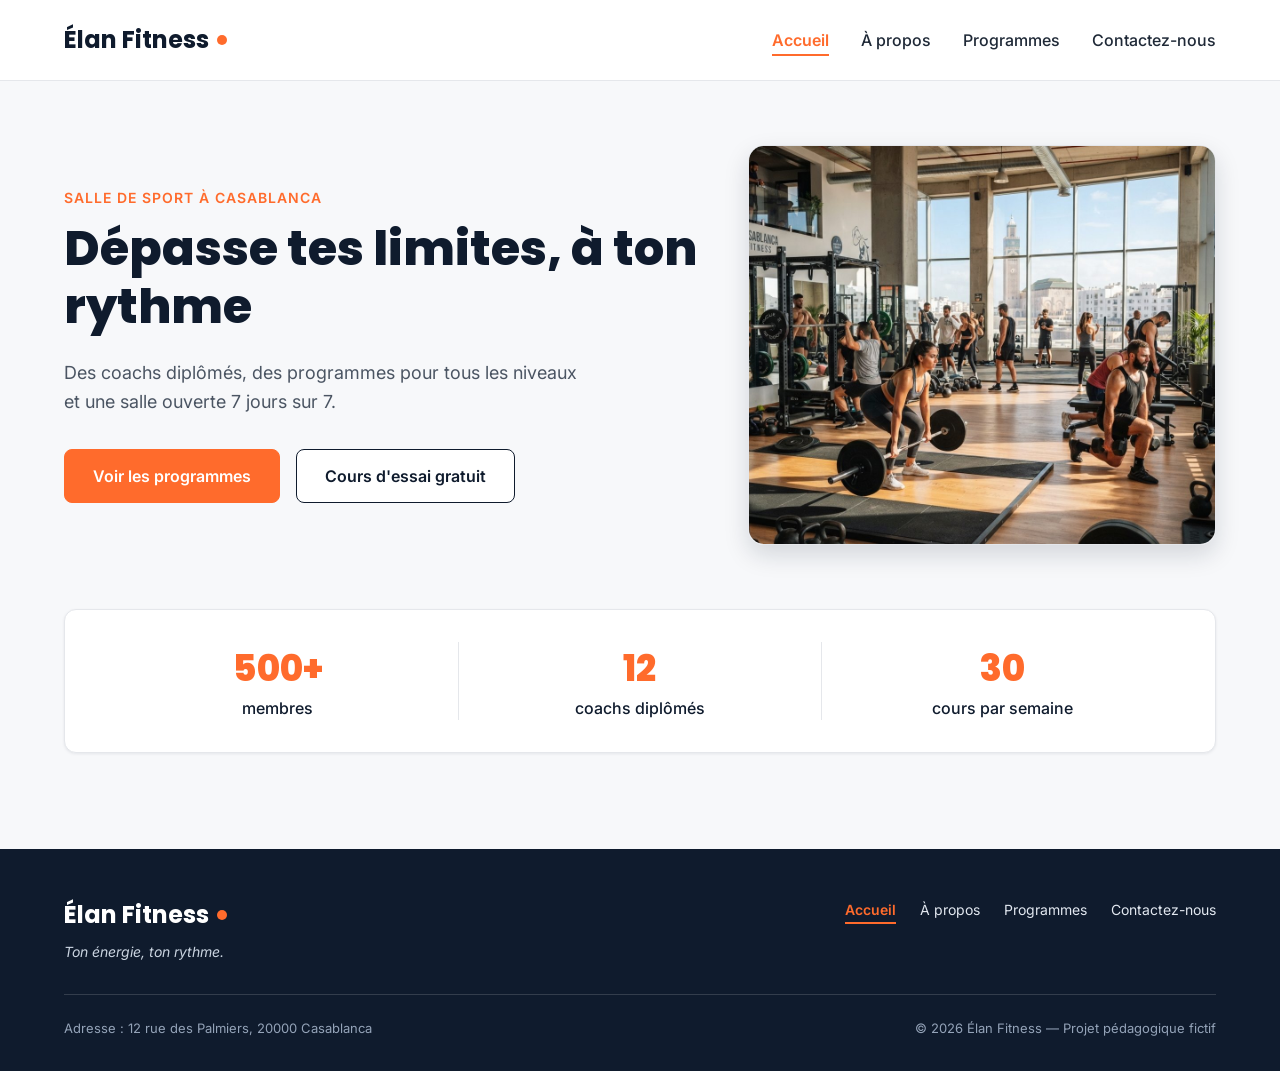
<file: index.html>
<!DOCTYPE html>
<html lang="fr">
<head>
  <meta charset="UTF-8">
  <meta name="viewport" content="width=device-width, initial-scale=1">
  <meta name="description" content="Élan Fitness, salle de sport à Casablanca : musculation, yoga, cardio et boxe fitness avec des coachs diplômés. Réservez votre cours d'essai gratuit.">
  <title>Élan Fitness | Salle de sport à Casablanca</title>

  <link rel="preconnect" href="https://fonts.googleapis.com">
  <link rel="preconnect" href="https://fonts.gstatic.com" crossorigin>
  <link href="https://fonts.googleapis.com/css2?family=Inter:wght@400;500;600&family=Poppins:wght@600;700;800&display=swap" rel="stylesheet">

  <link rel="stylesheet" href="style.css">
</head>

<body>

  <header class="en-tete">
    <div class="conteneur en-tete-contenu">
      <a href="#accueil" class="logo">Élan Fitness</a>

      <nav aria-label="Navigation principale">
        <ul class="menu">
          <li><a href= "index.html" class="lien-actif">Accueil</a></li>
          <li><a href="Apropos.html">À propos</a></li>
          <li><a href="programmes.html">Programmes</a></li>
          <li><a href="contact.html">Contactez-nous</a></li>
        </ul>
      </nav>
    </div>
  </header>

  <main>

    <section id="accueil" class="hero">
      <div class="conteneur">

        <div class="hero-contenu">
          <div class="hero-texte">
            <p class="sur-titre">Salle de sport à Casablanca</p>
            <h1>Dépasse tes limites, à ton rythme</h1>
            <p class="hero-description">
              Des coachs diplômés, des programmes pour tous les niveaux et une salle ouverte 7 jours sur 7.
            </p>
            <div class="boutons">
              <a href="#programmes" class="bouton bouton-principal">Voir les programmes</a>
              <a href="#contact" class="bouton bouton-secondaire">Cours d'essai gratuit</a>
            </div>
          </div>

          <img class="hero-image" src="img/hero.jpg" alt="Des personnes s'entraînent dans une salle de sport lumineuse à Casablanca">
        </div>

        <div class="chiffres">
          <div class="chiffre">
            <p class="chiffre-nombre">500+</p>
            <p>membres</p>
          </div>
          <div class="chiffre">
            <p class="chiffre-nombre">12</p>
            <p>coachs diplômés</p>
          </div>
          <div class="chiffre">
            <p class="chiffre-nombre">30</p>
            <p>cours par semaine</p>
          </div>
        </div>

      </div>
    </section>

  </main>

  <footer class="pied-de-page">
    <div class="conteneur">

      <div class="pied-haut">
        <div>
          <p class="logo logo-clair">Élan Fitness</p>
          <p class="slogan">Ton énergie, ton rythme.</p>
        </div>

        <nav aria-label="Navigation du pied de page">
          <ul class="menu menu-pied">
            <li><a href="index.html"class="lien-actif" >Accueil</a></li>
            <li><a href="Apropos.html">À propos</a></li>
            <li><a href="programmes.html">Programmes</a></li>
            <li><a href="contact.html">Contactez-nous</a></li>
          </ul>
        </nav>
      </div>

      <div class="pied-bas">
        <p>Adresse : 12 rue des Palmiers, 20000 Casablanca</p>
        <p>&copy; 2026 Élan Fitness — Projet pédagogique fictif</p>
      </div>

    </div>
  </footer>

</body>
</html>
</file>
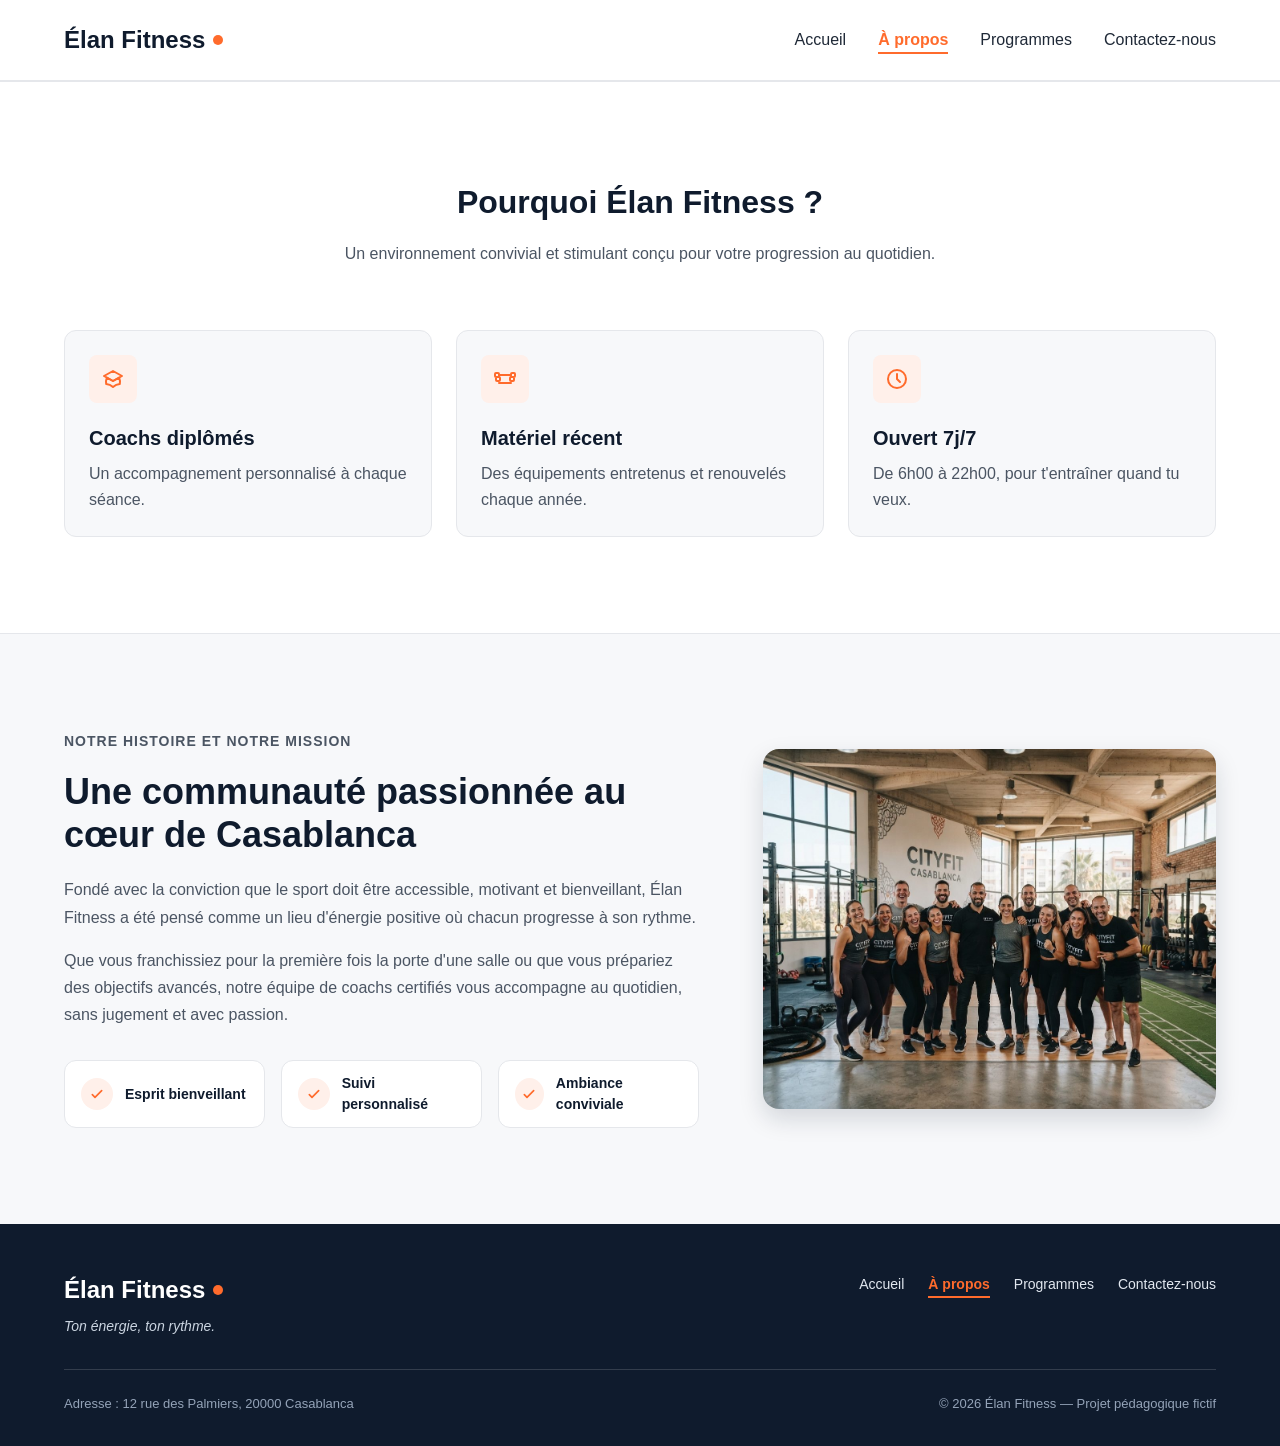
<file: Apropos.html>
<!DOCTYPE html>
<html lang="en">
<head>
    <meta charset="UTF-8">
    <meta name="viewport" content="width=device-width, initial-scale=1.0">
    <title>Document</title>
    <link href="style.css" rel="stylesheet">
</head>
<body>
    
  <header class="en-tete">
    <div class="conteneur en-tete-contenu">
      <a href="#accueil" class="logo">Élan Fitness</a>

      <nav aria-label="Navigation principale">
        <ul class="menu">
          <li><a href="index.html" >Accueil</a></li>
          <li><a href="Apropos.html" class="lien-actif">À propos</a></li>
          <li><a href="programmes.html">Programmes</a></li>
          <li><a href="contact.html">Contactez-nous</a></li>
        </ul>
      </nav>
    </div>
  </header>
   <section class="section section-blanche">
      <div class="conteneur">

        <div class="section-titre">
          <h2>Pourquoi Élan Fitness ?</h2>
          <p>Un environnement convivial et stimulant conçu pour votre progression au quotidien.</p>
        </div>

        <div class="cartes">
          <article class="carte carte-avantage">
            <div class="icone"><img src="img/icone-coach.svg" alt=""></div>
            <h3>Coachs diplômés</h3>
            <p>Un accompagnement personnalisé à chaque séance.</p>
          </article>

          <article class="carte carte-avantage">
            <div class="icone"><img src="img/icone-materiel.svg" alt=""></div>
            <h3>Matériel récent</h3>
            <p>Des équipements entretenus et renouvelés chaque année.</p>
          </article>

          <article class="carte carte-avantage">
            <div class="icone"><img src="img/icone-horloge.svg" alt=""></div>
            <h3>Ouvert 7j/7</h3>
            <p>De 6h00 à 22h00, pour t'entraîner quand tu veux.</p>
          </article>
        </div>

      </div>
    </section>

    <section id="a-propos" class="section">
      <div class="conteneur apropos-contenu">

        <div class="apropos-texte">
          <p class="sur-titre">Notre histoire et notre mission</p>
          <h2>Une communauté passionnée au cœur de Casablanca</h2>
          <p>
            Fondé avec la conviction que le sport doit être accessible, motivant et bienveillant,
            Élan Fitness a été pensé comme un lieu d'énergie positive où chacun progresse à son rythme.
          </p>
          <p>
            Que vous franchissiez pour la première fois la porte d'une salle ou que vous prépariez des
            objectifs avancés, notre équipe de coachs certifiés vous accompagne au quotidien, sans
            jugement et avec passion.
          </p>

          <ul class="valeurs">
            <li class="valeur">
              <div class="icone icone-petite"><img src="img/icone-check.svg" alt=""></div>
              <span>Esprit bienveillant</span>
            </li>
            <li class="valeur">
              <div class="icone icone-petite"><img src="img/icone-check.svg" alt=""></div>
              <span>Suivi personnalisé</span>
            </li>
            <li class="valeur">
              <div class="icone icone-petite"><img src="img/icone-check.svg" alt=""></div>
              <span>Ambiance conviviale</span>
            </li>
          </ul>
        </div>

        <img class="apropos-image" src="img/equipe.jpg" alt="L'équipe de coachs d'Élan Fitness réunie dans la salle">

      </div>
    </section>  
      <footer class="pied-de-page">
    <div class="conteneur">

      <div class="pied-haut">
        <div>
          <p class="logo logo-clair">Élan Fitness</p>
          <p class="slogan">Ton énergie, ton rythme.</p>
        </div>

        <nav aria-label="Navigation du pied de page">
          <ul class="menu menu-pied">
            <li><a href="index.html">Accueil</a></li>
            <li><a href="Apropos.html"class="lien-actif">À propos</a></li>
            <li><a href="programmes.html">Programmes</a></li>
            <li><a href="contact.html">Contactez-nous</a></li>
          </ul>
        </nav>
      </div>

      <div class="pied-bas">
        <p>Adresse : 12 rue des Palmiers, 20000 Casablanca</p>
        <p>&copy; 2026 Élan Fitness — Projet pédagogique fictif</p>
      </div>

    </div>
  </footer>
</body>
</html>
</file>
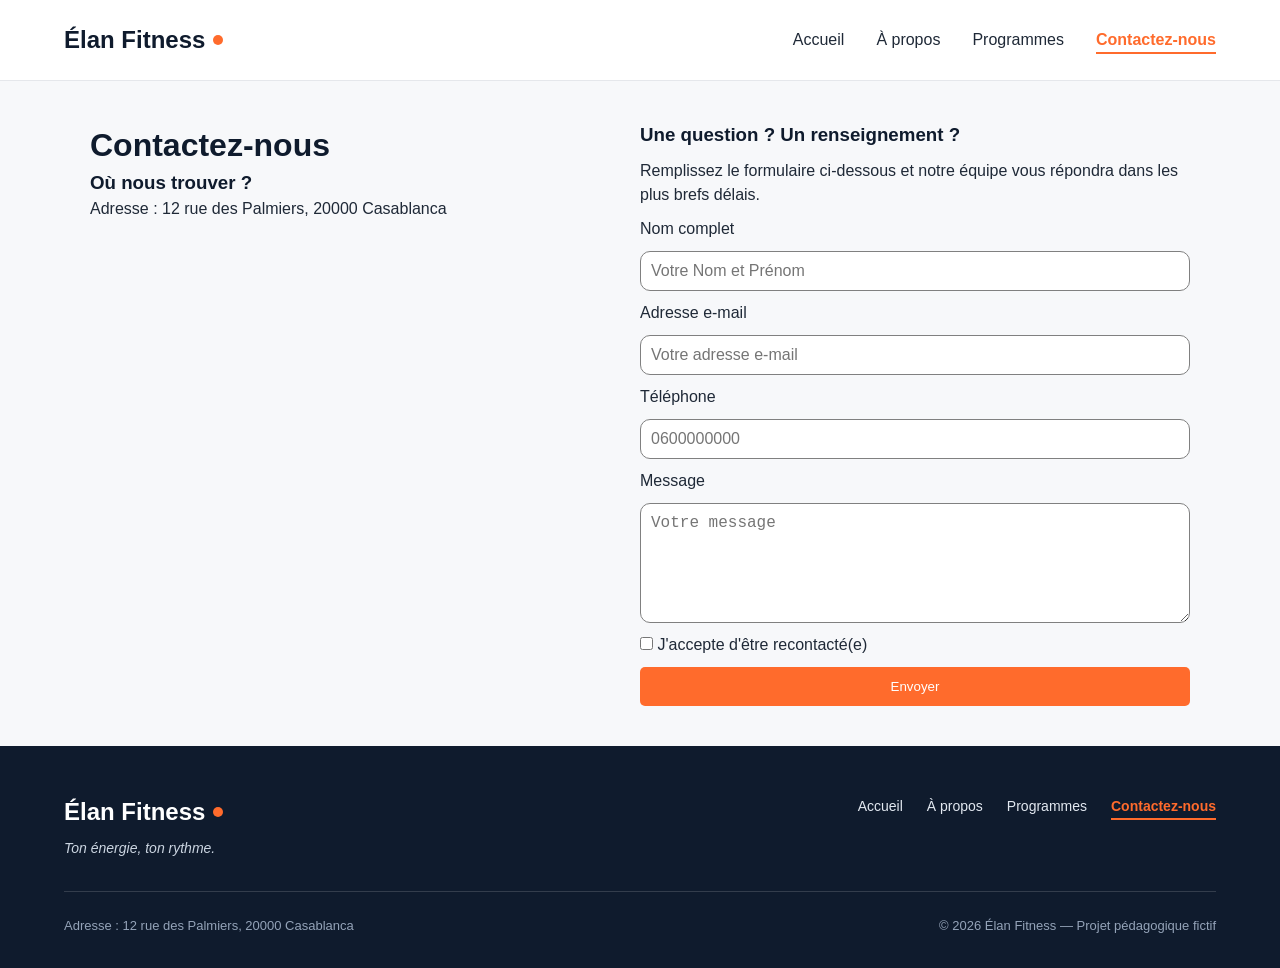
<file: contact.html>
<!DOCTYPE html>
<html lang="en">
<head>
    <meta charset="UTF-8">
    <meta name="viewport" content="width=device-width, initial-scale=1.0">
    <title>Document</title>
    <link href="style.css" rel="stylesheet">
</head>
<body>
  <header class="en-tete">
    <div class="conteneur en-tete-contenu">
      <a href="#accueil" class="logo">Élan Fitness</a>

      <nav aria-label="Navigation principale">
        <ul class="menu">
          <li><a href="index.html" >Accueil</a></li>
          <li><a href="Apropos.html">À propos</a></li>
          <li><a href="programmes.html">Programmes</a></li>
          <li><a href="contact.html" class="lien-actif">Contactez-nous</a></li>
        </ul>
      </nav>
    </div>
  </header>
  <main>
    <div class="Contact">
      <div>
        <h1>Contactez-nous</h1>
        <h3>Où nous trouver ?</h3>
        <a href="https://www.google.com/maps/search/?api=1&query=12+rue+des+Palmiers,+20000+Casablanca">
          Adresse : 12 rue des Palmiers, 20000 Casablanca
        </a>
      </div>

     <form>
      <h3>Une question ? Un renseignement ?</h3>
      <p>
        Remplissez le formulaire ci-dessous et notre équipe vous répondra dans les plus brefs délais.
      </p>
        <label for="nom">Nom complet</label>
        <input type="text" id="nom" placeholder="Votre Nom et Prénom">
        <label for="email">Adresse e-mail</label>
        <input type="email" id="email" placeholder="Votre adresse e-mail">
        <label for="telephone">Téléphone</label>
        <input type="tel" id="telephone" placeholder="0600000000">
        
        <label for="message">Message</label>
        <textarea id="message" placeholder="Votre message"></textarea>
        <p>
          <input type="checkbox" id="accord" name="accord" required>
          <label for="accord">J'accepte d'être recontacté(e)</label>
        </p>
        <button type="submit">Envoyer</button>
     </form>
    </div>
  </main>
 
  <footer class="pied-de-page">
    <div class="conteneur">

      <div class="pied-haut">
        <div>
          <p class="logo logo-clair">Élan Fitness</p>
          <p class="slogan">Ton énergie, ton rythme.</p>
        </div>

        <nav aria-label="Navigation du pied de page">
          <ul class="menu menu-pied">
            <li><a href="index.html">Accueil</a></li>
            <li><a href="Apropos.html">À propos</a></li>
            <li><a href="programmes.html">Programmes</a></li>
            <li><a href="contact.html"class="lien-actif">Contactez-nous</a></li>
          </ul>
        </nav>
      </div>

      <div class="pied-bas">
        <p>Adresse : 12 rue des Palmiers, 20000 Casablanca</p>
        <p>&copy; 2026 Élan Fitness — Projet pédagogique fictif</p>
      </div>

    </div>
  </footer>
</body>
</html>
</file>
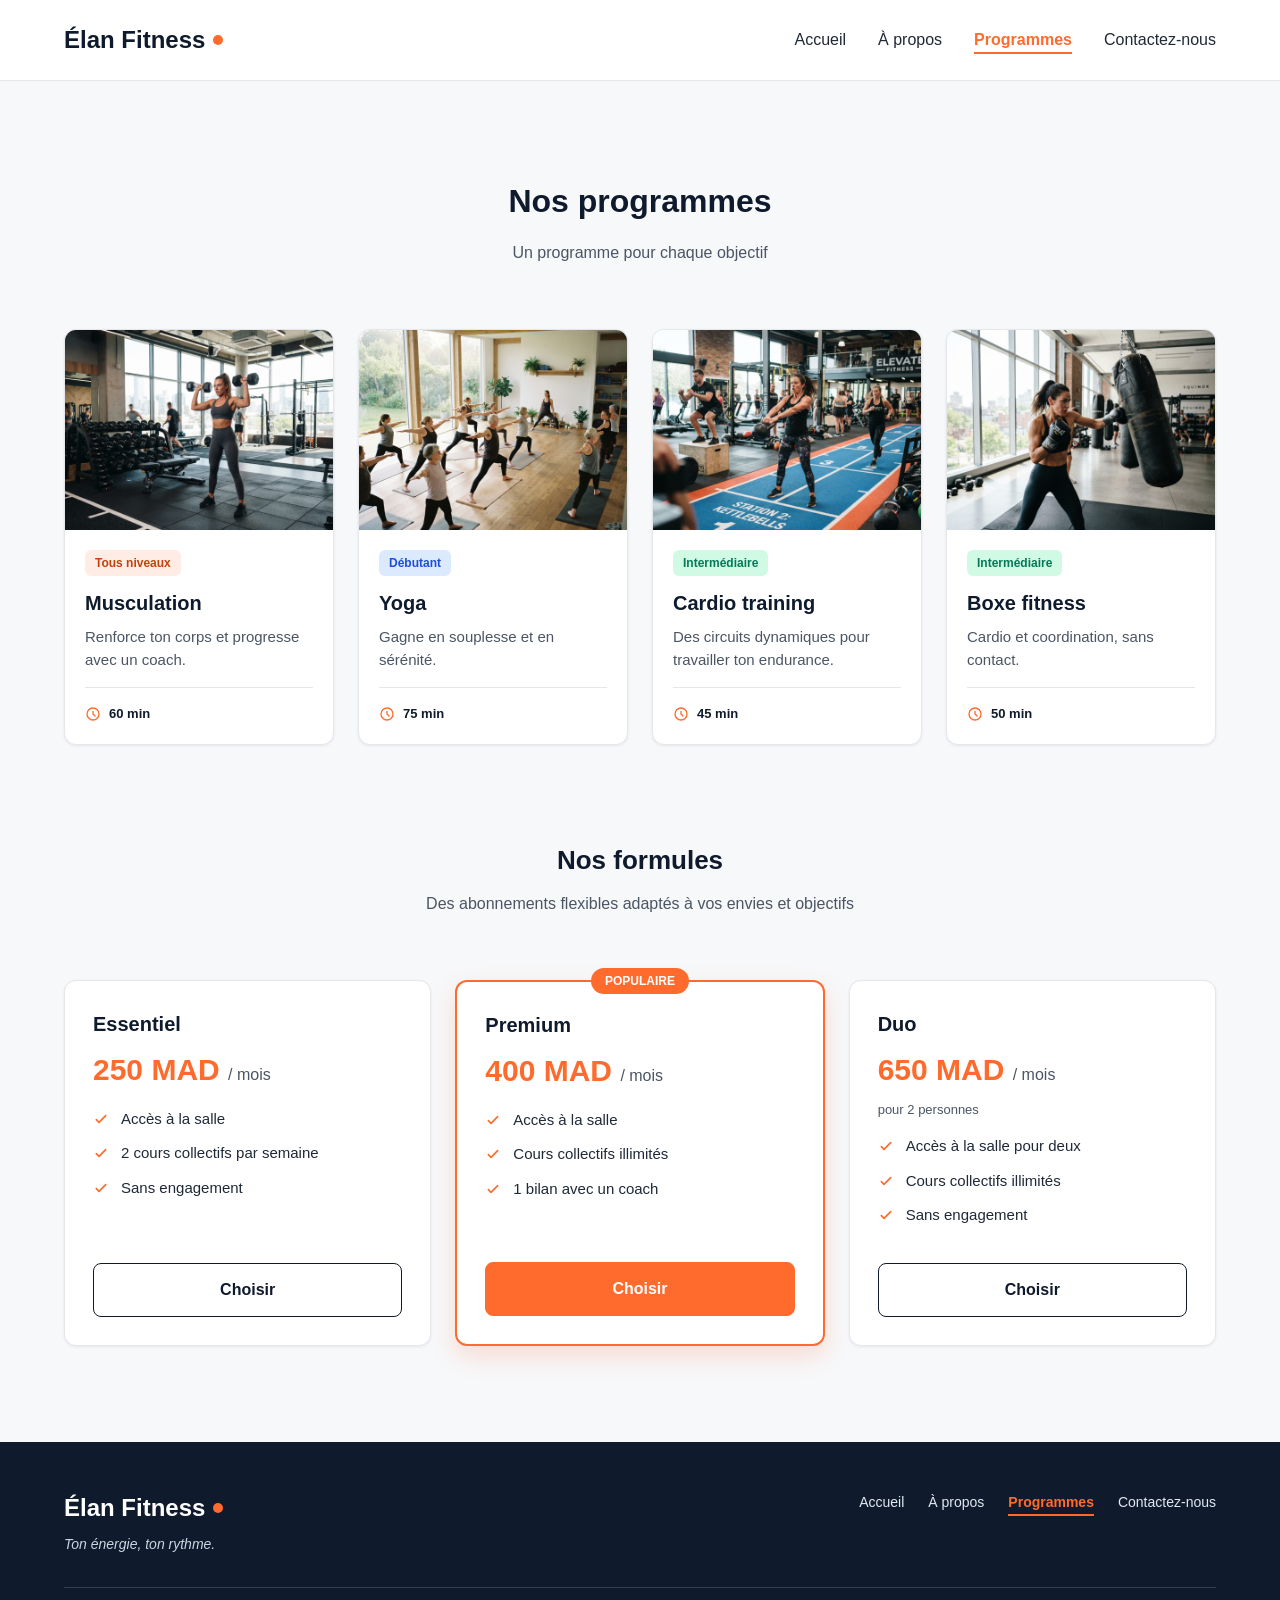
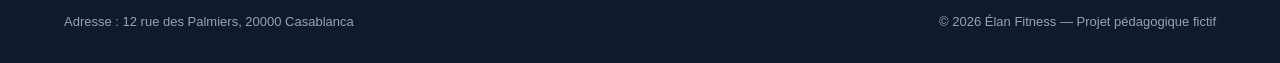
<file: programmes.html>
<!DOCTYPE html>
<!DOCTYPE html>
<html lang="en">
<head>
    <meta charset="UTF-8">
    <meta name="viewport" content="width=device-width, initial-scale=1.0">
    <title>Document</title>
    <link href="style.css" rel="stylesheet">
</head>
<body>
    <header class="en-tete">
    <div class="conteneur en-tete-contenu">
      <a href="#Programmes" class="logo">Élan Fitness</a>

      <nav aria-label="Navigation principale">
        <ul class="menu">
          <li><a href="index.html" >Accueil</a></li>
          <li><a href="Apropos.html">À propos</a></li>
          <li><a href="programmes.html" class="lien-actif">Programmes</a></li>
          <li><a href="contact.html">Contactez-nous</a></li>
        </ul>
      </nav>
    </div>
  </header>

    <section id="programmes" class="section">
      <div class="conteneur">

        <div class="section-titre">
          <h2>Nos programmes</h2>
          <p>Un programme pour chaque objectif</p>
        </div>

        <div class="cartes">

          <article class="carte carte-programme">
            <img src="img/musculation.jpg" alt="Une sportive soulève des haltères dans l'espace musculation">
            <div class="programme-corps">
              <span class="etiquette etiquette-orange">Tous niveaux</span>
              <h3>Musculation</h3>
              <p>Renforce ton corps et progresse avec un coach.</p>
              <p class="duree"><img src="img/icone-duree.svg" alt="">60 min</p>
            </div>
          </article>

          <article class="carte carte-programme">
            <img src="img/yoga.jpg" alt="Un groupe pratique le yoga sur des tapis dans une salle lumineuse">
            <div class="programme-corps">
              <span class="etiquette etiquette-bleue">Débutant</span>
              <h3>Yoga</h3>
              <p>Gagne en souplesse et en sérénité.</p>
              <p class="duree"><img src="img/icone-duree.svg" alt="">75 min</p>
            </div>
          </article>

          <article class="carte carte-programme">
            <img src="img/cardio.jpg" alt="Des sportifs suivent un circuit de cardio training avec des kettlebells">
            <div class="programme-corps">
              <span class="etiquette etiquette-verte">Intermédiaire</span>
              <h3>Cardio training</h3>
              <p>Des circuits dynamiques pour travailler ton endurance.</p>
              <p class="duree"><img src="img/icone-duree.svg" alt="">45 min</p>
            </div>
          </article>

          <article class="carte carte-programme">
            <img src="img/boxe.jpg" alt="Une sportive frappe un sac de frappe pendant un cours de boxe fitness">
            <div class="programme-corps">
              <span class="etiquette etiquette-verte">Intermédiaire</span>
              <h3>Boxe fitness</h3>
              <p>Cardio et coordination, sans contact.</p>
              <p class="duree"><img src="img/icone-duree.svg" alt="">50 min</p>
            </div>
          </article>

        </div>

        <div class="formules">

          <div class="section-titre">
            <h3>Nos formules</h3>
            <p>Des abonnements flexibles adaptés à vos envies et objectifs</p>
          </div>

          <div class="cartes">

            <article class="carte formule">
              <h4>Essentiel</h4>
              <p class="prix">250 MAD <span>/ mois</span></p>
              <ul class="formule-liste">
                <li>Accès à la salle</li>
                <li>2 cours collectifs par semaine</li>
                <li>Sans engagement</li>
              </ul>
              <a href="#contact" class="bouton bouton-secondaire">Choisir</a>
            </article>

            <article class="carte formule formule-populaire">
              <p class="badge-populaire">Populaire</p>
              <h4>Premium</h4>
              <p class="prix">400 MAD <span>/ mois</span></p>
              <ul class="formule-liste">
                <li>Accès à la salle</li>
                <li>Cours collectifs illimités</li>
                <li>1 bilan avec un coach</li>
              </ul>
              <a href="#contact" class="bouton bouton-principal">Choisir</a>
            </article>

            <article class="carte formule">
              <h4>Duo</h4>
              <p class="prix">650 MAD <span>/ mois</span></p>
              <p class="prix-note">pour 2 personnes</p>
              <ul class="formule-liste">
                <li>Accès à la salle pour deux</li>
                <li>Cours collectifs illimités</li>
                <li>Sans engagement</li>
              </ul>
              <a href="#contact" class="bouton bouton-secondaire">Choisir</a>
            </article>

          </div>
        </div>

      </div>
    </section>

  </main>

  <footer class="pied-de-page">
    <div class="conteneur">

      <div class="pied-haut">
        <div>
          <p class="logo logo-clair">Élan Fitness</p>
          <p class="slogan">Ton énergie, ton rythme.</p>
        </div>

        <nav aria-label="Navigation du pied de page">
          <ul class="menu menu-pied">
            <li><a href="index.html">Accueil</a></li>
            <li><a href="Apropos.html">À propos</a></li>
            <li><a href="programmes.html"class="lien-actif">Programmes</a></li>
            <li><a href="contact.html">Contactez-nous</a></li>
          </ul>
        </nav>
      </div>

      <div class="pied-bas">
        <p>Adresse : 12 rue des Palmiers, 20000 Casablanca</p>
        <p>&copy; 2026 Élan Fitness — Projet pédagogique fictif</p>
      </div>

    </div>
  </footer>
</file>
<file: style.css>
* {
  box-sizing: border-box;
  margin: 0;
  padding: 0;
}

html {
  scroll-behavior: smooth;
}

body {
  font-family: 'Inter', Arial, sans-serif;
  font-size: 16px;
  line-height: 1.5;
  color: #1F2937;
  background-color: #F7F8FA;
}

h1, h2, h3, h4 {
  font-family: 'Poppins', Arial, sans-serif;
  color: #0F1B2D;
}

a {
  color: inherit;
  text-decoration: none;
}

ul {
  list-style: none;
}

img {
  display: block;
  max-width: 100%;
}

a:focus-visible,
button:focus-visible {
  outline: 3px solid #FF6B2C;
  outline-offset: 2px;
}

.conteneur {
  width: 100%;
  max-width: 1200px;
  margin: 0 auto;
  padding: 0 24px;
}

.section {
  padding: 96px 0;
}

.section-blanche {
  background-color: #FFFFFF;
  border-top: 1px solid #E5E7EB;
  border-bottom: 1px solid #E5E7EB;
}

.section-titre {
  max-width: 640px;
  margin: 0 auto 64px;
  text-align: center;
}

.section-titre h2 {
  font-size: 32px;
  margin-bottom: 16px;
}

.section-titre h3 {
  font-size: 26px;
  margin-bottom: 12px;
}

.section-titre p {
  color: #4B5563;
}

.sur-titre {
  font-size: 14px;
  font-weight: 600;
  color: #FF6B2C;
  text-transform: uppercase;
  letter-spacing: 1px;
  margin-bottom: 12px;
}

.bouton {
  display: inline-block;
  padding: 14px 28px;
  border-radius: 8px;
  font-size: 16px;
  font-weight: 600;
  text-align: center;
  cursor: pointer;
}

.bouton-principal {
  background-color: #FF6B2C;
  border: 1px solid #FF6B2C;
  color: #FFFFFF;
}

.bouton-principal:hover {
  background-color: #F05817;
}

.bouton-secondaire {
  background-color: #FFFFFF;
  border: 1px solid #0F1B2D;
  color: #0F1B2D;
}

.bouton-secondaire:hover {
  background-color: #F3F4F6;
}

.cartes {
  display: flex;
  gap: 24px;
}

.carte {
  flex: 1;
  background-color: #FFFFFF;
  border: 1px solid #E5E7EB;
  border-radius: 12px;
  box-shadow: 0 1px 3px rgba(15, 27, 45, 0.08);
}

.icone {
  width: 48px;
  height: 48px;
  background-color: #FFF0EA;
  border-radius: 8px;
  display: flex;
  align-items: center;
  justify-content: center;
}

.icone img {
  width: 24px;
  height: 24px;
}

.icone-petite {
  width: 32px;
  height: 32px;
  border-radius: 50%;
}

.icone-petite img {
  width: 16px;
  height: 16px;
}

.en-tete {
  position: sticky;
  top: 0;
  z-index: 10;
  background-color: #FFFFFF;
  border-bottom: 1px solid #E5E7EB;
}

.en-tete-contenu {
  height: 80px;
  display: flex;
  align-items: center;
  justify-content: space-between;
}

.logo {
  display: flex;
  align-items: center;
  font-family: 'Poppins', Arial, sans-serif;
  font-size: 24px;
  font-weight: 700;
  color: #0F1B2D;
}

.logo::after {
  content: "";
  width: 10px;
  height: 10px;
  margin-left: 8px;
  background-color: #FF6B2C;
  border-radius: 50%;
}

.menu {
  display: flex;
  gap: 32px;
}

.menu a {
  font-weight: 500;
  padding-bottom: 4px;
  border-bottom: 2px solid transparent;
}

.menu a:hover {
  color: #FF6B2C;
}

.menu .lien-actif {
  color: #FF6B2C;
  font-weight: 600;
  border-bottom-color: #FF6B2C;
}

.hero {
  padding: 64px 0 96px;
}

.hero-contenu {
  display: flex;
  align-items: center;
  gap: 32px;
}

.hero-texte {
  flex: 7;
}

.hero-texte h1 {
  font-size: 48px;
  font-weight: 800;
  line-height: 1.2;
  margin-bottom: 24px;
}

.hero-description {
  max-width: 520px;
  font-size: 18px;
  line-height: 1.6;
  color: #4B5563;
  margin-bottom: 32px;
}

.boutons {
  display: flex;
  flex-wrap: wrap;
  gap: 16px;
}

.hero-image {
  flex: 5;
  min-width: 0;
  height: 400px;
  object-fit: cover;
  border-radius: 16px;
  border: 1px solid #E5E7EB;
  box-shadow: 0 10px 25px rgba(15, 27, 45, 0.15);
}

.chiffres {
  display: flex;
  margin-top: 64px;
  padding: 32px;
  background-color: #FFFFFF;
  border: 1px solid #E5E7EB;
  border-radius: 12px;
  box-shadow: 0 1px 3px rgba(15, 27, 45, 0.08);
}

.chiffre {
  flex: 1;
  text-align: center;
  font-weight: 500;
  color: #0F1B2D;
}

.chiffre + .chiffre {
  border-left: 1px solid #E5E7EB;
}

.chiffre-nombre {
  font-family: 'Poppins', Arial, sans-serif;
  font-size: 36px;
  font-weight: 800;
  color: #FF6B2C;
}

.carte-avantage {
  padding: 24px;
  background-color: #F7F8FA;
  box-shadow: none;
}

.carte-avantage .icone {
  margin-bottom: 20px;
}

.carte-avantage h3 {
  font-size: 20px;
  margin-bottom: 8px;
}

.carte-avantage p {
  color: #4B5563;
  line-height: 1.6;
}

.apropos-contenu {
  display: flex;
  align-items: center;
  gap: 64px;
}

.apropos-texte {
  flex: 7;
}

.apropos-texte h2 {
  font-size: 36px;
  line-height: 1.2;
  margin-bottom: 20px;
}

.apropos-texte p {
  color: #4B5563;
  line-height: 1.7;
  margin-bottom: 16px;
}

.valeurs {
  display: flex;
  gap: 16px;
  margin-top: 32px;
}

.valeur {
  flex: 1;
  display: flex;
  align-items: center;
  gap: 12px;
  padding: 12px 16px;
  background-color: #FFFFFF;
  border: 1px solid #E5E7EB;
  border-radius: 12px;
  font-family: 'Poppins', Arial, sans-serif;
  font-size: 14px;
  font-weight: 600;
  color: #0F1B2D;
}

.apropos-image {
  flex: 5;
  min-width: 0;
  height: 360px;
  object-fit: cover;
  border-radius: 16px;
  box-shadow: 0 10px 25px rgba(15, 27, 45, 0.15);
}

.carte-programme {
  display: flex;
  flex-direction: column;
  overflow: hidden;
}

.carte-programme > img {
  width: 100%;
  height: 200px;
  object-fit: cover;
}

.programme-corps {
  flex: 1;
  display: flex;
  flex-direction: column;
  padding: 20px;
}

.programme-corps h3 {
  font-size: 20px;
  margin-bottom: 8px;
}

.programme-corps p {
  font-size: 15px;
  color: #4B5563;
}

.etiquette {
  align-self: flex-start;
  padding: 4px 10px;
  margin-bottom: 12px;
  border-radius: 6px;
  font-size: 12px;
  font-weight: 600;
}

.etiquette-orange {
  background-color: #FFEDE5;
  color: #C2410C;
}

.etiquette-bleue {
  background-color: #DBEAFE;
  color: #1D4ED8;
}

.etiquette-verte {
  background-color: #D1FAE5;
  color: #047857;
}

.programme-corps .duree {
  display: flex;
  align-items: center;
  gap: 8px;
  margin-top: auto;
  padding-top: 16px;
  border-top: 1px solid #E5E7EB;
  font-size: 13px;
  font-weight: 600;
  color: #0F1B2D;
}

.programme-corps h3 + p {
  margin-bottom: 16px;
}

.duree img {
  width: 16px;
  height: 16px;
}

.formules {
  margin-top: 96px;
}

.formule {
  position: relative;
  display: flex;
  flex-direction: column;
  padding: 28px;
}

.formule h4 {
  font-size: 20px;
}

.prix {
  margin: 8px 0 16px;
  font-family: 'Poppins', Arial, sans-serif;
  font-size: 30px;
  font-weight: 800;
  color: #FF6B2C;
}

.prix span {
  font-family: 'Inter', Arial, sans-serif;
  font-size: 16px;
  font-weight: 500;
  color: #4B5563;
}

.prix-note {
  margin: -8px 0 16px;
  font-size: 13px;
  color: #4B5563;
}

.formule-liste {
  flex: 1;
  margin-bottom: 24px;
}

.formule-liste li {
  padding-left: 28px;
  margin-bottom: 12px;
  font-size: 15px;
  background-image: url('img/icone-check.svg');
  background-repeat: no-repeat;
  background-position: left center;
  background-size: 16px;
}

.formule .bouton {
  display: block;
}

.formule-populaire {
  border: 2px solid #FF6B2C;
  box-shadow: 0 10px 25px rgba(255, 107, 44, 0.2);
}

.badge-populaire {
  position: absolute;
  top: -14px;
  left: 50%;
  transform: translateX(-50%);
  padding: 4px 14px;
  background-color: #FF6B2C;
  border-radius: 999px;
  font-size: 12px;
  font-weight: 700;
  text-transform: uppercase;
  color: #FFFFFF;
}

.pied-de-page {
  padding: 48px 0 32px;
  background-color: #0F1B2D;
  color: #FFFFFF;
}

.pied-haut {
  display: flex;
  justify-content: space-between;
  align-items: flex-start;
  padding-bottom: 32px;
  border-bottom: 1px solid rgba(255, 255, 255, 0.15);
}

.logo-clair {
  color: #FFFFFF;
}

.slogan {
  margin-top: 8px;
  font-size: 14px;
  font-style: italic;
  color: #CBD5E1;
}

.menu-pied {
  gap: 24px;
}

.menu-pied a {
  font-size: 14px;
  font-weight: 400;
  color: #E2E8F0;
}

.pied-bas {
  display: flex;
  justify-content: space-between;
  margin-top: 24px;
  font-size: 13px;
  color: #94A3B8;
}

.Contact {
  display: flex;
  justify-content: space-between;
  gap: 40px;
  max-width: 1100px;
  margin: 40px auto;
}

.Contact form {
  display: flex;
  flex-direction: column;
  gap: 10px;
  width: 50%;
}

.Contact input:not([type="checkbox"]),
.Contact textarea {
  width: 100%;
  padding: 10px;
  font-size: 16px;
}

.Contact textarea {
  height: 120px;
}

.Contact button {
  background-color: #FF6B2C;
  color: white;
  border: none;
  padding: 12px;
  border-radius: 5px;
  cursor: pointer;
}
input{
  border-radius: 10px;
  border: 1px solid gray ;
}
textarea {
    border-radius: 10px;
  border: 1px solid gray ;
}
</file>
